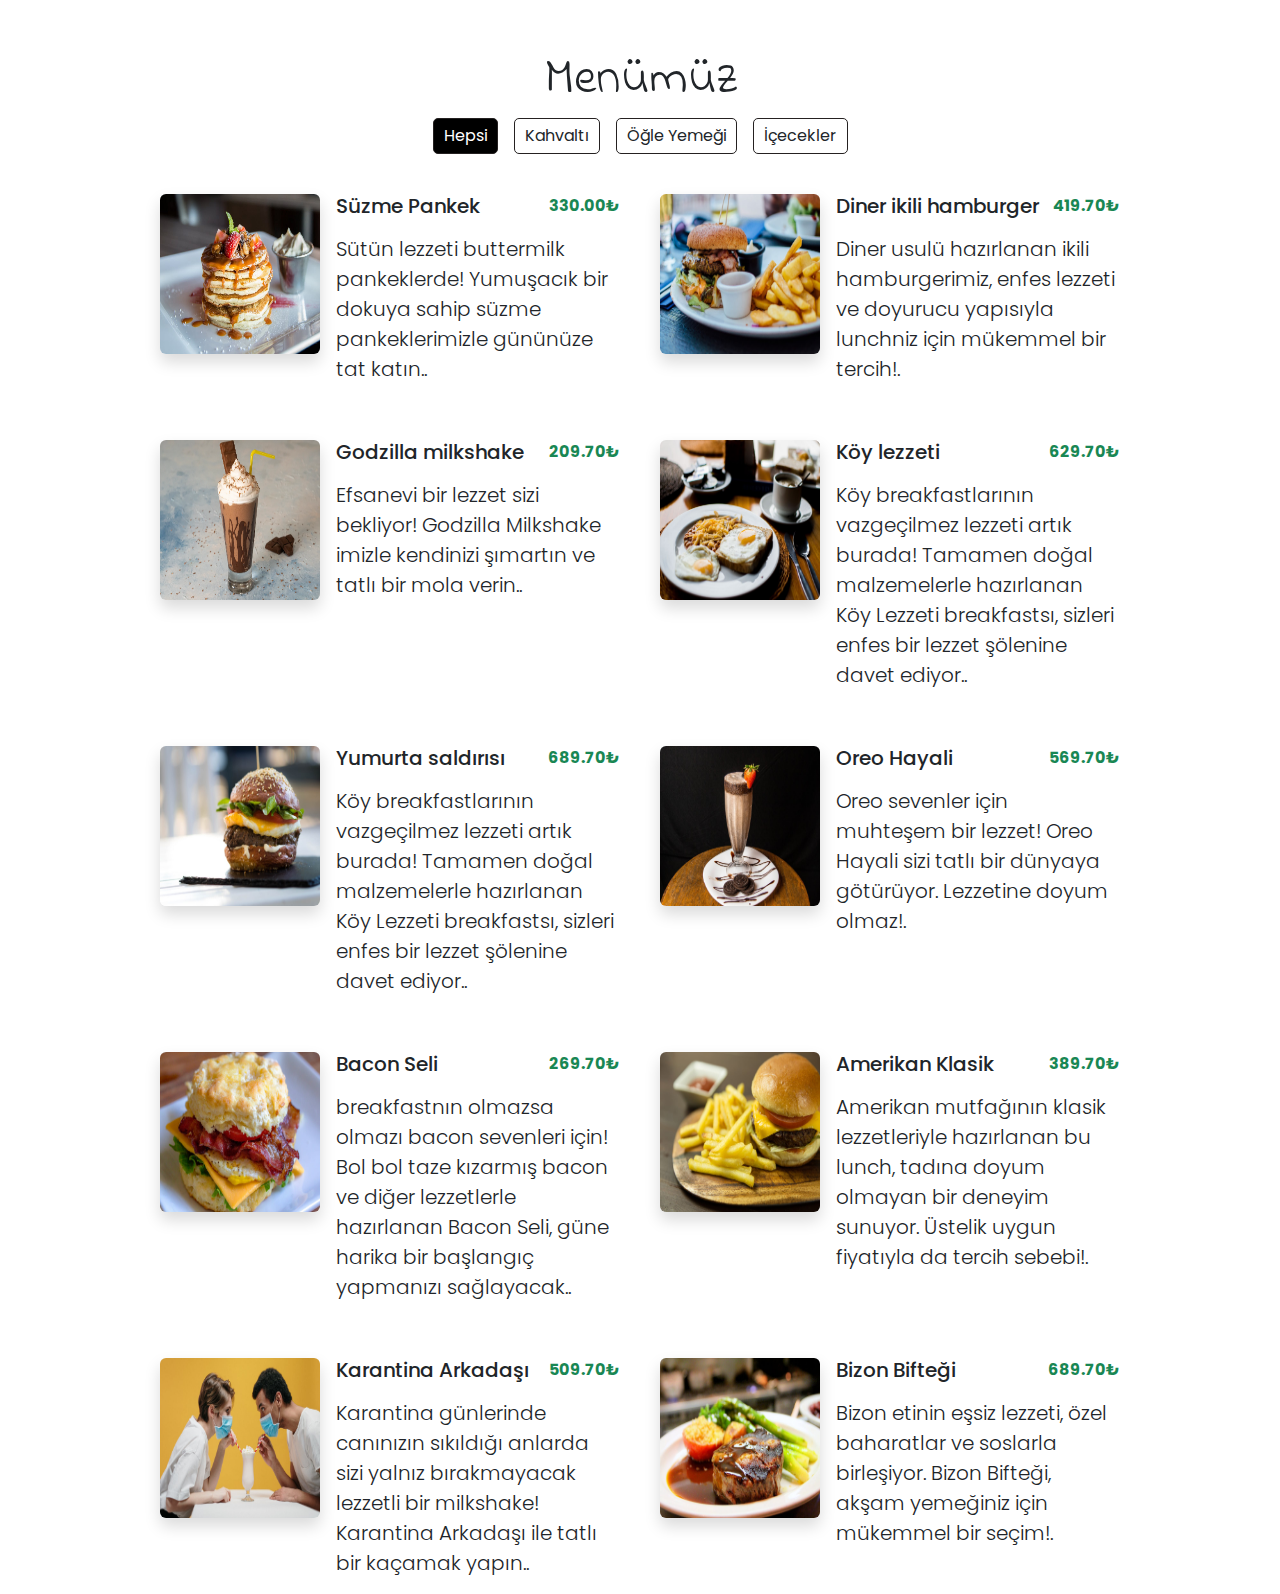
<file: index.html>
<!DOCTYPE html>
<html lang="en">
  <head>
    <meta charset="UTF-8" />
    <meta name="viewport" content="width=device-width, initial-scale=1.0" />
    <title>CAFELIF</title>
    <!--  * bs css link -->
    <link
      href="https://cdn.jsdelivr.net/npm/bootstrap@5.3.3/dist/css/bootstrap.min.css"
      rel="stylesheet"
      integrity="sha384-QWTKZyjpPEjISv5WaRU9OFeRpok6YctnYmDr5pNlyT2bRjXh0JMhjY6hW+ALEwIH"
      crossorigin="anonymous"
    />
    <!--  *css link -->
    <link rel="stylesheet" href="style/style.css" />
  </head>
  <body>
    <!-- * heading -->
    <h1 class="heading">Menümüz</h1>
    <!-- * categoriler -->
    <div id="buttons" class="d-flex justify-content-center gap-3">
      <div>
        <label for="all">Hepsi</label>
        <input type="radio" name="cat" id="all" checked />
      </div>
      <div>
        <label for="breakfast">Kahvaltı</label>
        <input type="radio" name="cat" id="breakfast" />
      </div>
      <div>
        <label for="lunch">Öğle Yemeği</label>
        <input type="radio" name="cat" id="lunch" />
      </div>
      <div>
        <label for="shakes">İçecekler</label>
        <input type="radio" name="cat" id="shakes" />
      </div>
    </div>

    <!--  Menu -->
    <div id="menu-list">
      <!-- <div class="d-flex flex-column flex-md-row text-dark gap-3" id="card">
        <img
          class="rounded img-fluid shadow"
          src="https://media.istockphoto.com/id/161170090/tr/foto%C4%9Fraf/pancakes-with-berries-and-maple-syrup.jpg?s=612x612&w=0&k=20&c=FVaLINMHdLy32ner2ah4tDxveUg3vvFCi9YqAhMsfRg="
        />
        <div>
          <div class="d-flex justify-content-between">
            <h5>Süzme Pankek</h5>
            <p class="text-success fw-bold">330.00.₺</p>
          </div>
          <p class="lead">
            Sütün lezzeti buttermilk pankeklerde! Yumuşacık bir dokuya sahip
            süzme pankeklerimizle gününüze tat katın.
          </p>
        </div>
      </div>

      <div class="d-flex flex-column flex-md-row text-dark gap-3" id="card">
        <img
          class="rounded img-fluid shadow"
          src="https://media.istockphoto.com/id/161170090/tr/foto%C4%9Fraf/pancakes-with-berries-and-maple-syrup.jpg?s=612x612&w=0&k=20&c=FVaLINMHdLy32ner2ah4tDxveUg3vvFCi9YqAhMsfRg="
        />
        <div>
          <div class="d-flex justify-content-between">
            <h5>Süzme Pankek</h5>
            <p class="text-success fw-bold">330.00.₺</p>
          </div>
          <p class="lead">
            Sütün lezzeti buttermilk pankeklerde! Yumuşacık bir dokuya sahip
            süzme pankeklerimizle gününüze tat katın.
          </p>
        </div>
      </div>

      <div class="d-flex flex-column flex-md-row text-dark gap-3" id="card">
        <img
          class="rounded img-fluid shadow"
          src="https://media.istockphoto.com/id/161170090/tr/foto%C4%9Fraf/pancakes-with-berries-and-maple-syrup.jpg?s=612x612&w=0&k=20&c=FVaLINMHdLy32ner2ah4tDxveUg3vvFCi9YqAhMsfRg="
        />
        <div>
          <div class="d-flex justify-content-between">
            <h5>Süzme Pankek</h5>
            <p class="text-success fw-bold">330.00.₺</p>
          </div>
          <p class="lead">
            Sütün lezzeti buttermilk pankeklerde! Yumuşacık bir dokuya sahip
            süzme pankeklerimizle gününüze tat katın.
          </p>
        </div>
      </div>

      <div class="d-flex flex-column flex-md-row text-dark gap-3" id="card">
        <img
          class="rounded img-fluid shadow"
          src="https://media.istockphoto.com/id/161170090/tr/foto%C4%9Fraf/pancakes-with-berries-and-maple-syrup.jpg?s=612x612&w=0&k=20&c=FVaLINMHdLy32ner2ah4tDxveUg3vvFCi9YqAhMsfRg="
        />
        <div>
          <div class="d-flex justify-content-between">
            <h5>Süzme Pankek</h5>
            <p class="text-success fw-bold">330.00.₺</p>
          </div>
          <p class="lead">
            Sütün lezzeti buttermilk pankeklerde! Yumuşacık bir dokuya sahip
            süzme pankeklerimizle gününüze tat katın.
          </p>
        </div>
      </div>

      <div class="d-flex flex-column flex-md-row text-dark gap-3" id="card">
        <img
          class="rounded img-fluid shadow"
          src="https://media.istockphoto.com/id/161170090/tr/foto%C4%9Fraf/pancakes-with-berries-and-maple-syrup.jpg?s=612x612&w=0&k=20&c=FVaLINMHdLy32ner2ah4tDxveUg3vvFCi9YqAhMsfRg="
        />
        <div>
          <div class="d-flex justify-content-between">
            <h5>Süzme Pankek</h5>
            <p class="text-success fw-bold">330.00.₺</p>
          </div>
          <p class="lead">
            Sütün lezzeti buttermilk pankeklerde! Yumuşacık bir dokuya sahip
            süzme pankeklerimizle gününüze tat katın.
          </p>
        </div>
      </div>

      <div class="d-flex flex-column flex-md-row text-dark gap-3" id="card">
        <img
          class="rounded img-fluid shadow"
          src="https://media.istockphoto.com/id/161170090/tr/foto%C4%9Fraf/pancakes-with-berries-and-maple-syrup.jpg?s=612x612&w=0&k=20&c=FVaLINMHdLy32ner2ah4tDxveUg3vvFCi9YqAhMsfRg="
        />
        <div>
          <div class="d-flex justify-content-between">
            <h5>Süzme Pankek</h5>
            <p class="text-success fw-bold">330.00.₺</p>
          </div>
          <p class="lead">
            Sütün lezzeti buttermilk pankeklerde! Yumuşacık bir dokuya sahip
            süzme pankeklerimizle gününüze tat katın.
          </p>
        </div>
      </div>

      <div class="d-flex flex-column flex-md-row text-dark gap-3" id="card">
        <img
          class="rounded img-fluid shadow"
          src="https://media.istockphoto.com/id/161170090/tr/foto%C4%9Fraf/pancakes-with-berries-and-maple-syrup.jpg?s=612x612&w=0&k=20&c=FVaLINMHdLy32ner2ah4tDxveUg3vvFCi9YqAhMsfRg="
        />
        <div>
          <div class="d-flex justify-content-between">
            <h5>Süzme Pankek</h5>
            <p class="text-success fw-bold">330.00.₺</p>
          </div>
          <p class="lead">
            Sütün lezzeti buttermilk pankeklerde! Yumuşacık bir dokuya sahip
            süzme pankeklerimizle gününüze tat katın.
          </p>
        </div>
      </div> -->
    </div>
    <!-- js bağlantı -->
    <script src="./js/main.js" type="module"></script>
  </body>
</html>
</file>
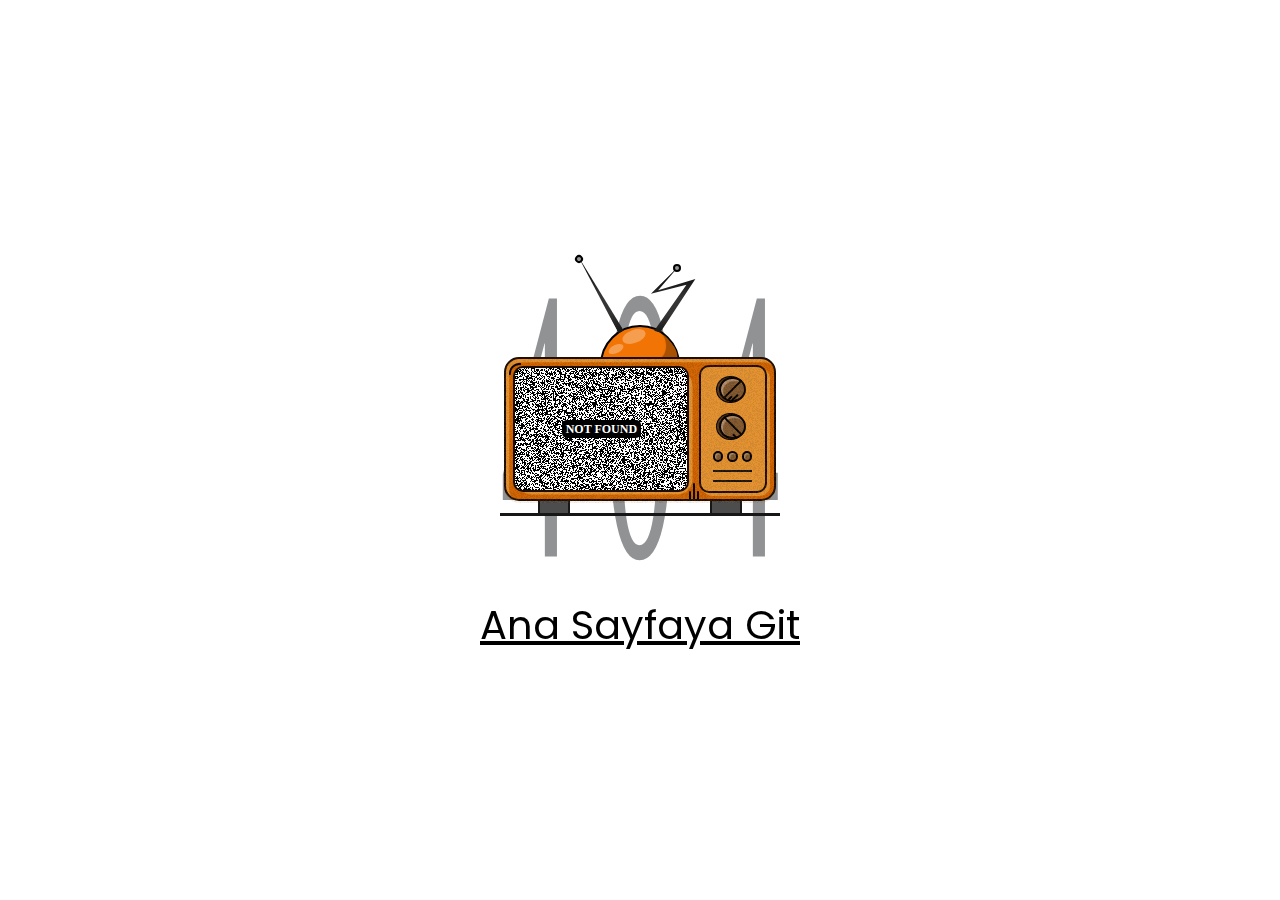
<file: detail.html>
<!DOCTYPE html>
<html lang="en">
  <head>
    <meta charset="UTF-8" />
    <meta name="viewport" content="width=device-width, initial-scale=1.0" />
    <title>CEFELIF Detay Sayfası</title>
    <title>CAFELIF</title>
    <!--  * bs css link -->
    <link
      href="https://cdn.jsdelivr.net/npm/bootstrap@5.3.3/dist/css/bootstrap.min.css"
      rel="stylesheet"
      integrity="sha384-QWTKZyjpPEjISv5WaRU9OFeRpok6YctnYmDr5pNlyT2bRjXh0JMhjY6hW+ALEwIH"
      crossorigin="anonymous"
    />
    <!-- * Css Link -->
    <link rel="stylesheet" href="./style/style.css" />
  </head>
  <body>
    <div id="outlet" class="container my-5 d-flex flex-column gap-4 px-5">
      <div class="d-flex justify-content-between fs-6">
        <a href="/">
          <img width="35px" src="./images/home (1).png" alt="" />
        </a>
        <p>anasayfa / breakfast / süzme pankek</p>
      </div>

      <h1 class="text-center my-4">Süzme Pankek</h1>

      <img
        style="max-height: 400px"
        class="rounded object-fit-cover shadow"
        src="images/item-7.jpeg"
        alt=""
      />

      <h4 class="mt-4">
        Ürünün Kategorisi: <span class="text-success">breakfast</span>
      </h4>

      <h4 class="mt-4">
        Ürünün Fiyatı:<span class="text-success">330.00 ₺</span>
      </h4>

      <p class="lead">
        Sütün lezzeti buttermilk pankeklerde! Yumuşacık bir dokuya sahip süzme
        pankeklerimizle gününüze tat katın.
      </p>
    </div>
    <!-- *js link -->
    <script src="./js/detail.js" type="module"></script>
  </body>
</html>
</file>
<file: style/style.css>
/*  * google fonts */
@import url("https://fonts.googleapis.com/css2?family=Indie+Flower&family=Poppins:ital,wght@0,100;0,200;0,300;0,400;0,500;0,600;0,700;0,800;0,900;1,100;1,200;1,300;1,400;1,500;1,600;1,700;1,800;1,900&display=swap");

/* font-family: "Indie Flower", serif;

font-family: "Poppins", serif; */

body {
  font-family: "Poppins", serif;
}

.heading {
  font-family: "Indie Flower", serif;
  text-align: center;
  margin-top: 50px;
  font-size: 50px;
}

#buttons {
  label {
    padding: 5px 10px;
    border: 1px solid rgb(37, 33, 33);
    border-radius: 5px;
    cursor: pointer;
    transition: all 0.3s;
    &:hover {
      background-color: black;
      color: white;
    }
  }
  input {
    display: none;
  }
/*  div içerisindeki checlenen bir input varsa bunun labelına şu şu özellikleri ver*/
  div:has(input:checked) label {
    background-color: black;
    color: white;
  }
}

#menu-list {
    display: grid;
    grid-template-columns: repeat(auto-fit, minmax(400px, 1fr));
    padding: 40px 160px 0;
    justify-content: center;
    gap: 40px;
}

#card img{
    width: 160px;
    height: 160px;
}

@media ( max-width: 768px){
    #card {
        max-width: 400px;
    }
    #card img{
        width: 100px;
        height: 240px;
    }
}
.not-founded-link {
  margin-top: 80px;
  font-size: 40px;
  color: #000;
}
/* not found*/

.main_wrapper {
  position: absolute;
  top: 50%;
  left: 50%;
  transform: translate(-50%, -50%);
  display: flex;
  align-items: center;
  justify-content: center;
  width: 30em;
  height: 30em;
}

.main {
  display: flex;
  flex-direction: column;
  align-items: center;
  justify-content: center;
  margin-top: 5em;
}

.antenna {
  width: 5em;
  height: 5em;
  border-radius: 50%;
  border: 2px solid black;
  background-color: #f27405;
  margin-bottom: -6em;
  margin-left: 0em;
  z-index: -1;
}
.antenna_shadow {
  position: absolute;
  background-color: transparent;
  width: 50px;
  height: 56px;
  margin-left: 1.68em;
  border-radius: 45%;
  transform: rotate(140deg);
  border: 4px solid transparent;
  box-shadow:
    inset 0px 16px #a85103,
    inset 0px 16px 1px 1px #a85103;
  -moz-box-shadow:
    inset 0px 16px #a85103,
    inset 0px 16px 1px 1px #a85103;
}
.antenna::after {
  content: "";
  position: absolute;
  margin-top: -9.4em;
  margin-left: 0.4em;
  transform: rotate(-25deg);
  width: 1em;
  height: 0.5em;
  border-radius: 50%;
  background-color: #f69e50;
}
.antenna::before {
  content: "";
  position: absolute;
  margin-top: 0.2em;
  margin-left: 1.25em;
  transform: rotate(-20deg);
  width: 1.5em;
  height: 0.8em;
  border-radius: 50%;
  background-color: #f69e50;
}
.a1 {
  position: relative;
  top: -102%;
  left: -130%;
  width: 12em;
  height: 5.5em;
  border-radius: 50px;
  background-image: linear-gradient(
    #171717,
    #171717,
    #353535,
    #353535,
    #171717
  );
  transform: rotate(-29deg);
  clip-path: polygon(50% 0%, 49% 100%, 52% 100%);
}
.a1d {
  position: relative;
  top: -211%;
  left: -35%;
  transform: rotate(45deg);
  width: 0.5em;
  height: 0.5em;
  border-radius: 50%;
  border: 2px solid black;
  background-color: #979797;
  z-index: 99;
}
.a2 {
  position: relative;
  top: -210%;
  left: -10%;
  width: 12em;
  height: 4em;
  border-radius: 50px;
  background-color: #171717;
  background-image: linear-gradient(
    #171717,
    #171717,
    #353535,
    #353535,
    #171717
  );
  margin-right: 5em;
  clip-path: polygon(
    47% 0,
    47% 0,
    34% 34%,
    54% 25%,
    32% 100%,
    29% 96%,
    49% 32%,
    30% 38%
  );
  transform: rotate(-8deg);
}
.a2d {
  position: relative;
  top: -294%;
  left: 94%;
  width: 0.5em;
  height: 0.5em;
  border-radius: 50%;
  border: 2px solid black;
  background-color: #979797;
  z-index: 99;
}

.notfound_text {
  background-color: black;
  padding-left: 0.3em;
  padding-right: 0.3em;
  font-size: 0.75em;
  color: white;
  letter-spacing: 0;
  border-radius: 5px;
  z-index: 10;
}
.tv {
  width: 17em;
  height: 9em;
  margin-top: 3em;
  border-radius: 15px;
  background-color: #d36604;
  display: flex;
  justify-content: center;
  border: 2px solid #1d0e01;
  box-shadow: inset 0.2em 0.2em #e69635;
}
.tv::after {
  content: "";
  position: absolute;
  width: 17em;
  height: 9em;
  border-radius: 15px;
  background:
    repeating-radial-gradient(#d36604 0 0.0001%, #00000070 0 0.0002%) 50% 0/2500px
      2500px,
    repeating-conic-gradient(#d36604 0 0.0001%, #00000070 0 0.0002%) 60% 60%/2500px
      2500px;
  background-blend-mode: difference;
  opacity: 0.09;
}
.curve_svg {
  position: absolute;
  margin-top: 0.25em;
  margin-left: -0.25em;
  height: 12px;
  width: 12px;
}
.display_div {
  display: flex;
  align-items: center;
  align-self: center;
  justify-content: center;
  border-radius: 15px;
  box-shadow: 3.5px 3.5px 0px #e69635;
}
.screen_out {
  width: auto;
  height: auto;

  border-radius: 10px;
}
.screen_out1 {
  width: 11em;
  height: 7.75em;
  display: flex;
  align-items: center;
  justify-content: center;
  border-radius: 10px;
}
.screen {
  width: 13em;
  height: 7.85em;
  font-family: Montserrat;
  border: 2px solid #1d0e01;
  background:
    repeating-radial-gradient(#000 0 0.0001%, #ffffff 0 0.0002%) 50% 0/2500px
      2500px,
    repeating-conic-gradient(#000 0 0.0001%, #ffffff 0 0.0002%) 60% 60%/2500px
      2500px;
  background-blend-mode: difference;
  animation: b 0.2s infinite alternate;
  border-radius: 10px;
  z-index: 99;
  display: flex;
  align-items: center;
  justify-content: center;
  font-weight: bold;
  color: #252525;
  letter-spacing: 0.15em;
  text-align: center;
}

.screenM {
  width: 13em;
  height: 7.85em;
  position: relative;
  font-family: Montserrat;
  background: linear-gradient(
    to right,
    #002fc6 0%,
    #002bb2 14.2857142857%,
    #3a3a3a 14.2857142857%,
    #303030 28.5714285714%,
    #ff0afe 28.5714285714%,
    #f500f4 42.8571428571%,
    #6c6c6c 42.8571428571%,
    #626262 57.1428571429%,
    #0affd9 57.1428571429%,
    #00f5ce 71.4285714286%,
    #3a3a3a 71.4285714286%,
    #303030 85.7142857143%,
    white 85.7142857143%,
    #fafafa 100%
  );
  border-radius: 10px;
  border: 2px solid black;
  z-index: 99;
  display: flex;
  align-items: center;
  justify-content: center;
  font-weight: bold;
  color: #252525;
  letter-spacing: 0.15em;
  text-align: center;
  overflow: hidden;
}
.screenM:before,
.screenM:after {
  content: "";
  position: absolute;
  left: 0;
  z-index: 1;
  width: 100%;
}
.screenM:before {
  top: 0;
  height: 68.4782608696%;
  background: linear-gradient(
    to right,
    white 0%,
    #fafafa 14.2857142857%,
    #ffe60a 14.2857142857%,
    #f5dc00 28.5714285714%,
    #0affd9 28.5714285714%,
    #00f5ce 42.8571428571%,
    #10ea00 42.8571428571%,
    #0ed600 57.1428571429%,
    #ff0afe 57.1428571429%,
    #f500f4 71.4285714286%,
    #ed0014 71.4285714286%,
    #d90012 85.7142857143%,
    #002fc6 85.7142857143%,
    #002bb2 100%
  );
}
.screenM:after {
  bottom: 0;
  height: 21.7391304348%;
  background: linear-gradient(
    to right,
    #006c6b 0%,
    #005857 16.6666666667%,
    white 16.6666666667%,
    #fafafa 33.3333333333%,
    #001b75 33.3333333333%,
    #001761 50%,
    #6c6c6c 50%,
    #626262 66.6666666667%,
    #929292 66.6666666667%,
    #888888 83.3333333333%,
    #3a3a3a 83.3333333333%,
    #303030 100%
  );
}

@keyframes b {
  100% {
    background-position:
      50% 0,
      60% 50%;
  }
}

/* Another Error Screen to Use 

.screen {
  width: 13em;
  height: 7.85em;
  position: relative;
  background: linear-gradient(to right, #002fc6 0%, #002bb2 14.2857142857%, #3a3a3a 14.2857142857%, #303030 28.5714285714%, #ff0afe 28.5714285714%, #f500f4 42.8571428571%, #6c6c6c 42.8571428571%, #626262 57.1428571429%, #0affd9 57.1428571429%, #00f5ce 71.4285714286%, #3a3a3a 71.4285714286%, #303030 85.7142857143%, white 85.7142857143%, #fafafa 100%);
  border-radius: 10px;
  border: 2px solid black;
  z-index: 99;
  display: flex;
  align-items: center;
  justify-content: center;
  font-weight: bold;
  color: #252525;
  letter-spacing: 0.15em;
  text-align: center;
  overflow: hidden;
}
.screen:before, .screen:after {
  content: "";
  position: absolute;
  left: 0;
  z-index: 1;
  width: 100%;
}
.screen:before {
  top: 0;
  height: 68.4782608696%;
  background: linear-gradient(to right, white 0%, #fafafa 14.2857142857%, #ffe60a 14.2857142857%, #f5dc00 28.5714285714%, #0affd9 28.5714285714%, #00f5ce 42.8571428571%, #10ea00 42.8571428571%, #0ed600 57.1428571429%, #ff0afe 57.1428571429%, #f500f4 71.4285714286%, #ed0014 71.4285714286%, #d90012 85.7142857143%, #002fc6 85.7142857143%, #002bb2 100%);
}
.screen:after {
  bottom: 0;
  height: 21.7391304348%;
  background: linear-gradient(to right, #006c6b 0%, #005857 16.6666666667%, white 16.6666666667%, #fafafa 33.3333333333%, #001b75 33.3333333333%, #001761 50%, #6c6c6c 50%, #626262 66.6666666667%, #929292 66.6666666667%, #888888 83.3333333333%, #3a3a3a 83.3333333333%, #303030 100%);
}

  */

.lines {
  display: flex;
  column-gap: 0.1em;
  align-self: flex-end;
}
.line1,
.line3 {
  width: 2px;
  height: 0.5em;
  background-color: black;
  border-radius: 25px 25px 0px 0px;
  margin-top: 0.5em;
}
.line2 {
  flex-grow: 1;
  width: 2px;
  height: 1em;
  background-color: black;
  border-radius: 25px 25px 0px 0px;
}

.buttons_div {
  width: 4.25em;
  align-self: center;
  height: 8em;
  background-color: #e69635;
  border: 2px solid #1d0e01;
  padding: 0.6em;
  border-radius: 10px;
  display: flex;
  align-items: center;
  justify-content: center;
  flex-direction: column;
  row-gap: 0.75em;
  box-shadow: 3px 3px 0px #e69635;
}
.b1 {
  width: 1.65em;
  height: 1.65em;
  border-radius: 50%;
  background-color: #7f5934;
  border: 2px solid black;
  box-shadow:
    inset 2px 2px 1px #b49577,
    -2px 0px #513721,
    -2px 0px 0px 1px black;
}
.b1::before {
  content: "";
  position: absolute;
  margin-top: 1em;
  margin-left: 0.5em;
  transform: rotate(47deg);
  border-radius: 5px;
  width: 0.1em;
  height: 0.4em;
  background-color: #000000;
}
.b1::after {
  content: "";
  position: absolute;
  margin-top: 0.9em;
  margin-left: 0.8em;
  transform: rotate(47deg);
  border-radius: 5px;
  width: 0.1em;
  height: 0.55em;
  background-color: #000000;
}
.b1 div {
  content: "";
  position: absolute;
  margin-top: -0.1em;
  margin-left: 0.65em;
  transform: rotate(45deg);
  width: 0.15em;
  height: 1.5em;
  background-color: #000000;
}
.b2 {
  width: 1.65em;
  height: 1.65em;
  border-radius: 50%;
  background-color: #7f5934;
  border: 2px solid black;
  box-shadow:
    inset 2px 2px 1px #b49577,
    -2px 0px #513721,
    -2px 0px 0px 1px black;
}
.b2::before {
  content: "";
  position: absolute;
  margin-top: 1.05em;
  margin-left: 0.8em;
  transform: rotate(-45deg);
  border-radius: 5px;
  width: 0.15em;
  height: 0.4em;
  background-color: #000000;
}
.b2::after {
  content: "";
  position: absolute;
  margin-top: -0.1em;
  margin-left: 0.65em;
  transform: rotate(-45deg);
  width: 0.15em;
  height: 1.5em;
  background-color: #000000;
}
.speakers {
  display: flex;
  flex-direction: column;
  row-gap: 0.5em;
}
.speakers .g1 {
  display: flex;
  column-gap: 0.25em;
}
.speakers .g1 .g11,
.g12,
.g13 {
  width: 0.65em;
  height: 0.65em;
  border-radius: 50%;
  background-color: #7f5934;
  border: 2px solid black;
  box-shadow: inset 1.25px 1.25px 1px #b49577;
}
.speakers .g {
  width: auto;
  height: 2px;
  background-color: #171717;
}

.bottom {
  width: 100%;
  height: auto;
  display: flex;
  align-items: center;
  justify-content: center;
  column-gap: 8.7em;
}
.base1 {
  height: 1em;
  width: 2em;
  border: 2px solid #171717;
  background-color: #4d4d4d;
  margin-top: -0.15em;
  z-index: -1;
}
.base2 {
  height: 1em;
  width: 2em;
  border: 2px solid #171717;
  background-color: #4d4d4d;
  margin-top: -0.15em;
  z-index: -1;
}
.base3 {
  position: absolute;
  height: 0.15em;
  width: 17.5em;
  background-color: #171717;
  margin-top: 0.8em;
}

.text_404 {
  position: absolute;
  display: flex;
  flex-direction: row;
  column-gap: 6em;
  z-index: -5;
  margin-bottom: 2em;
  align-items: center;
  justify-content: center;
  opacity: 0.5;
  font-family: Montserrat;
}
.text_4041 {
  transform: scaleY(24.5) scaleX(9);
}
.text_4042 {
  transform: scaleY(24.5) scaleX(9);
}
.text_4043 {
  transform: scaleY(24.5) scaleX(9);
}

@media only screen and (max-width: 495px) {
  .text_404 {
    column-gap: 6em;
  }
}
@media only screen and (max-width: 395px) {
  .text_404 {
    column-gap: 4em;
  }
  .text_4041 {
    transform: scaleY(25) scaleX(8);
  }
  .text_4042 {
    transform: scaleY(25) scaleX(8);
  }
  .text_4043 {
    transform: scaleY(25) scaleX(8);
  }
}

@media (max-width: 275px), (max-height: 520px) {
  .main {
    position: relative;
  }
}

@media only screen and (max-width: 1024px) {
  .screenM {
    display: flex;
  }
  .screen {
    display: none;
  }
}
@media only screen and (min-width: 1025px) {
  .screen {
    display: flex;
  }
  .screenM {
    display: none;
  }
}
</file>
